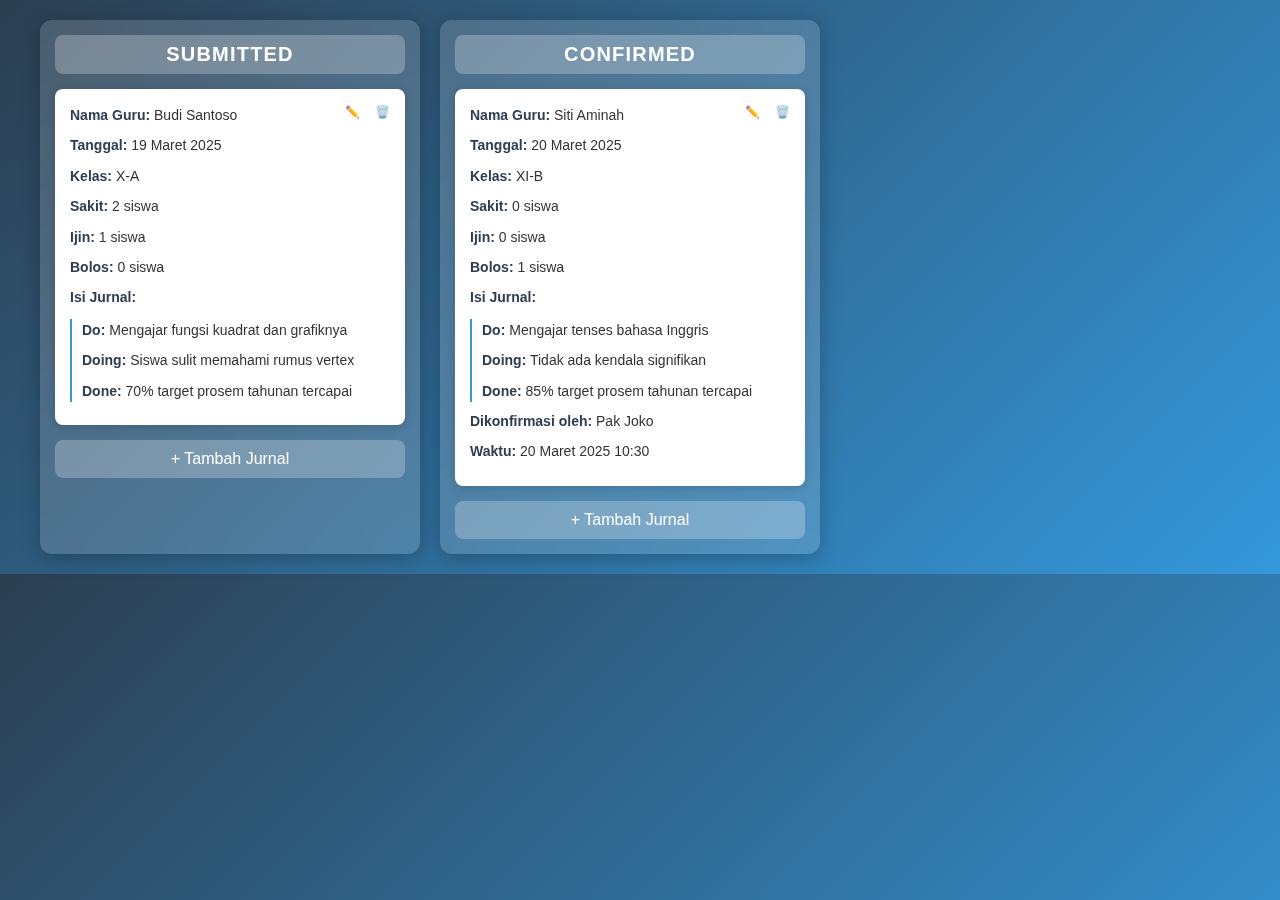
<file: index.html>
<!DOCTYPE html>
<html lang="id">
<head>
    <meta charset="UTF-8">
    <meta name="viewport" content="width=device-width, initial-scale=1.0">
    <title>Jurnal Guru Modern</title>
    <link rel="stylesheet" href="assets/css/styles.css">
</head>
<body>
    <div class="board">
        <!-- Kolom Submitted -->
        <div class="column" id="submitted">
            <h2>Submitted</h2>
            <div class="card" draggable="true">
                <div class="card-content">
                    <div><strong>Nama Guru:</strong> Budi Santoso</div>
                    <div><strong>Tanggal:</strong> 19 Maret 2025</div>
                    <div><strong>Kelas:</strong> X-A</div>
                    <div><strong>Sakit:</strong> 2 siswa</div>
                    <div><strong>Ijin:</strong> 1 siswa</div>
                    <div><strong>Bolos:</strong> 0 siswa</div>
                    <div><strong>Isi Jurnal:</strong></div>
                    <div class="sub-section">
                        <div><strong>Do:</strong> Mengajar fungsi kuadrat dan grafiknya</div>
                        <div><strong>Doing:</strong> Siswa sulit memahami rumus vertex</div>
                        <div><strong>Done:</strong> 70% target prosem tahunan tercapai</div>
                    </div>
                </div>
                <div class="card-buttons">
                    <button class="edit-btn" onclick="openEditModal(this)">✏️</button>
                    <button class="delete-btn" onclick="deleteCard(this)">🗑️</button>
                    <button class="confirm-btn mobile-only" onclick="confirmCard(this)">✓</button>
                </div>
            </div>
            <div class="add-card" onclick="openAddModal('submitted')">+ Tambah Jurnal</div>
        </div>

        <!-- Kolom Confirmed -->
        <div class="column" id="confirmed">
            <h2>Confirmed</h2>
            <div class="card" draggable="true">
                <div class="card-content">
                    <div><strong>Nama Guru:</strong> Siti Aminah</div>
                    <div><strong>Tanggal:</strong> 20 Maret 2025</div>
                    <div><strong>Kelas:</strong> XI-B</div>
                    <div><strong>Sakit:</strong> 0 siswa</div>
                    <div><strong>Ijin:</strong> 0 siswa</div>
                    <div><strong>Bolos:</strong> 1 siswa</div>
                    <div><strong>Isi Jurnal:</strong></div>
                    <div class="sub-section">
                        <div><strong>Do:</strong> Mengajar tenses bahasa Inggris</div>
                        <div><strong>Doing:</strong> Tidak ada kendala signifikan</div>
                        <div><strong>Done:</strong> 85% target prosem tahunan tercapai</div>
                    </div>
                    <div><strong>Dikonfirmasi oleh:</strong> Pak Joko</div>
                    <div><strong>Waktu:</strong> 20 Maret 2025 10:30</div>
                </div>
                <div class="card-buttons">
                    <button class="edit-btn" onclick="openEditModal(this)">✏️</button>
                    <button class="delete-btn" onclick="deleteCard(this)">🗑️</button>
                    <button class="unconfirm-btn mobile-only" onclick="unconfirmCard(this)">✗</button>
                </div>
            </div>
            <div class="add-card" onclick="openAddModal('confirmed')">+ Tambah Jurnal</div>
        </div>
    </div>

    <!-- Modal untuk Tambah/Edit -->
    <div class="modal" id="jurnalModal">
        <div class="modal-content">
            <h3 id="modalTitle">Tambah Jurnal</h3>
            <label for="namaGuru">Nama Guru:</label>
            <input type="text" id="namaGuru" placeholder="Nama Guru">
            <label for="tanggal">Tanggal:</label>
            <input type="text" id="tanggal" placeholder="DD MMMM YYYY">
            <label for="kelas">Kelas:</label>
            <input type="text" id="kelas" placeholder="X-A">
            <label for="sakit">Sakit:</label>
            <input type="text" id="sakit" placeholder="0 siswa">
            <label for="ijin">Ijin:</label>
            <input type="text" id="ijin" placeholder="0 siswa">
            <label for="bolos">Bolos:</label>
            <input type="text" id="bolos" placeholder="0 siswa">
            <label for="do">Do:</label>
            <textarea id="do" placeholder="Rencana mengajar..."></textarea>
            <label for="doing">Doing:</label>
            <textarea id="doing" placeholder="Kendala yang dihadapi..."></textarea>
            <label for="done">Done:</label>
            <textarea id="done" placeholder="Pencapaian vs prosem..."></textarea>
            <label for="confirmedBy" id="confirmedByLabel" style="display: none;">Dikonfirmasi oleh:</label>
            <input type="text" id="confirmedBy" placeholder="Nama pengonfirmasi" style="display: none;">
            <label for="confirmedTime" id="confirmedTimeLabel" style="display: none;">Waktu Konfirmasi:</label>
            <input type="text" id="confirmedTime" placeholder="DD MMMM YYYY HH:MM" style="display: none;" readonly>
            <div class="modal-buttons">
                <button class="cancel-btn" onclick="closeModal()">Batal</button>
                <button class="save-btn" id="saveButton">Simpan</button>
            </div>
        </div>
    </div>

    <script src="assets/js/script.js"></script>
</body>
</html>
</file>
<file: assets/css/styles.css>
body {
    font-family: 'Segoe UI', Arial, sans-serif;
    background: linear-gradient(135deg, #2c3e50, #3498db);
    margin: 0;
    padding: 20px;
    color: #fff;
}

.board {
    display: flex;
    gap: 20px;
    max-width: 1200px;
    margin: 0 auto;
}

.column {
    background: rgba(255, 255, 255, 0.15);
    backdrop-filter: blur(12px);
    border-radius: 12px;
    width: 350px;
    padding: 15px;
    box-shadow: 0 4px 20px rgba(0, 0, 0, 0.25);
    min-height: 200px;
    transition: transform 0.3s ease;
}

.column:hover {
    transform: translateY(-5px);
}

.column h2 {
    font-size: 20px;
    margin: 0 0 15px;
    padding: 8px;
    text-align: center;
    background: rgba(255, 255, 255, 0.25);
    border-radius: 8px;
    color: #fff;
    text-transform: uppercase;
    letter-spacing: 1.2px;
}

.card {
    background: #fff;
    border-radius: 8px;
    padding: 15px;
    margin-bottom: 15px;
    box-shadow: 0 2px 10px rgba(0, 0, 0, 0.15);
    cursor: move;
    user-select: none;
    color: #333;
    position: relative;
    transition: all 0.3s ease;
}

.card:hover {
    box-shadow: 0 4px 15px rgba(0, 0, 0, 0.25);
    transform: translateY(-3px);
}

.card.dragging {
    opacity: 0.6;
    transform: scale(0.98);
}

.card-content {
    font-size: 14px;
    line-height: 1.6;
}

.card-content div {
    margin-bottom: 8px;
}

.card-content strong {
    color: #2c3e50;
}

.sub-section {
    margin-top: 10px;
    padding-left: 10px;
    border-left: 2px solid #3498db;
}

.sub-section div {
    margin-bottom: 8px;
}

.card-buttons {
    position: absolute;
    top: 10px;
    right: 10px;
    display: flex;
    gap: 5px;
}

.card-buttons button {
    border: none;
    color: #fff;
    cursor: pointer;
    padding: 5px;
    border-radius: 50%;
    width: 25px;
    height: 25px;
    font-size: 12px;
    transition: all 0.3s ease;
    background: none; /* Default, akan di-override untuk tombol spesifik */
}

.edit-btn {
    background: #27ae60;
}

.edit-btn:hover {
    background: #219653;
}

.delete-btn {
    background: #e74c3c;
}

.delete-btn:hover {
    background: #c0392b;
}

.confirm-btn {
    background: #2c3e50; /* Biru tua */
    display: none; /* Sembunyikan di desktop */
}

.confirm-btn:hover {
    background: #1a252f; /* Lebih gelap saat hover */
}

.unconfirm-btn {
    background: #c0392b; /* Merah tua */
    display: none; /* Sembunyikan di desktop */
}

.unconfirm-btn:hover {
    background: #962d22; /* Lebih gelap saat hover */
}

.add-card {
    color: #fff;
    text-align: center;
    padding: 10px;
    cursor: pointer;
    background: rgba(255, 255, 255, 0.25);
    border-radius: 8px;
    transition: all 0.3s ease;
}

.add-card:hover {
    background: rgba(255, 255, 255, 0.35);
}

/* Modal Styles */
.modal {
    display: none;
    position: fixed;
    top: 0;
    left: 0;
    width: 100%;
    height: 100%;
    background: rgba(0, 0, 0, 0.7);
    justify-content: center;
    align-items: center;
    z-index: 1000;
}

.modal-content {
    background: #fff;
    border-radius: 12px;
    padding: 20px;
    width: 400px;
    max-width: 90%;
    box-shadow: 0 4px 20px rgba(0, 0, 0, 0.3);
    color: #333;
    animation: slideIn 0.3s ease;
    max-height: 90vh;
    overflow-y: auto;
}

@keyframes slideIn {
    from { transform: translateY(-50px); opacity: 0; }
    to { transform: translateY(0); opacity: 1; }
}

.modal-content h3 {
    margin: 0 0 20px;
    color: #2c3e50;
    text-align: center;
}

.modal-content label {
    display: block;
    margin: 10px 0 5px;
    font-weight: bold;
    color: #2c3e50;
}

.modal-content input,
.modal-content textarea {
    width: 100%;
    padding: 8px;
    margin-bottom: 10px;
    border: 1px solid #ddd;
    border-radius: 6px;
    box-sizing: border-box;
    font-size: 14px;
}

.modal-content textarea {
    height: 60px;
    resize: vertical;
}

.modal-buttons {
    display: flex;
    gap: 10px;
    justify-content: flex-end;
}

.modal-buttons button {
    padding: 8px 15px;
    border: none;
    border-radius: 6px;
    cursor: pointer;
    font-size: 14px;
    transition: all 0.3s ease;
}

.save-btn {
    background: #3498db;
    color: #fff;
}

.save-btn:hover {
    background: #2980b9;
}

.cancel-btn {
    background: #ecf0f1;
    color: #333;
}

.cancel-btn:hover {
    background: #dfe6e9;
}

/* Media Queries untuk Mobile */
@media (max-width: 767px) {
    body {
        padding: 10px;
    }

    .board {
        flex-direction: column;
        gap: 15px;
    }

    .column {
        width: 100%;
        padding: 10px;
    }

    .column h2 {
        font-size: 1.2rem;
    }

    .card {
        padding: 10px;
        margin-bottom: 10px;
    }

    .card-content {
        font-size: 0.9rem;
    }

    .card-buttons {
        top: 5px;
        right: 5px;
    }

    .card-buttons button {
        width: 30px;
        height: 30px;
        font-size: 0.9rem;
    }

    .mobile-only {
        display: block !important; /* Paksa tombol muncul di mobile */
    }

    .confirm-btn {
        background: #2c5033 !important; /* Pastikan biru tua di mobile */
    }

    .confirm-btn:hover {
        background: #1a2f1b !important;
    }

    .unconfirm-btn {
        background: #c0392b !important; /* Pastikan merah tua di mobile */
    }

    .unconfirm-btn:hover {
        background: #962d22 !important;
    }

    .add-card {
        padding: 8px;
        font-size: 0.9rem;
    }

    .modal-content {
        padding: 15px;
        width: 100%;
        max-width: 95%;
    }

    .modal-content h3 {
        font-size: 1.2rem;
    }

    .modal-content label {
        font-size: 0.9rem;
    }

    .modal-content input,
    .modal-content textarea {
        padding: 6px;
        font-size: 0.9rem;
    }

    .modal-buttons button {
        padding: 6px 12px;
        font-size: 0.9rem;
    }
}
</file>
